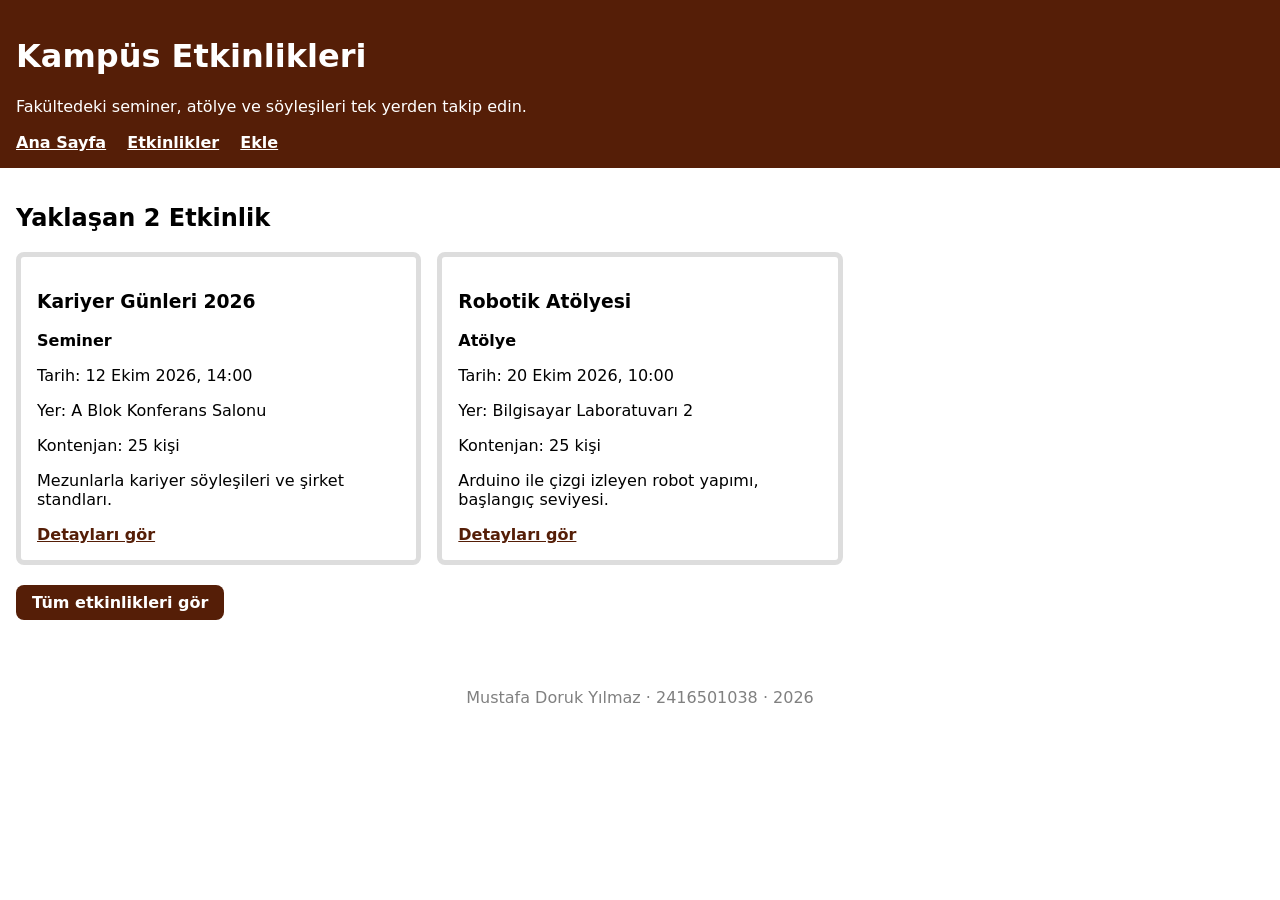
<file: index.html>
<!DOCTYPE html>
<html lang="tr">
<head>
    <meta charset="UTF-8">
    <meta name="viewport" content="width=device-width, initial-scale=1.0">
    <title>Kampüs Etkinlikleri</title>
    <link rel="icon" href="data:,">
    <link rel="stylesheet" href="css/2416501038.css">
    <script type="module" src="js/event-list.js"></script>
</head>
<body>

    <header>
        <h1>Kampüs Etkinlikleri</h1>
        <p>Fakültedeki seminer, atölye ve söyleşileri tek yerden takip edin.</p>
    </header>

    <nav>
        <a href="index.html">Ana Sayfa</a>
        <a href="etkinlikler.html">Etkinlikler</a>
        <a href="etkinlik-ekle.html">Ekle</a>
    </nav>

    <main>

        <h2>Yaklaşan 2 Etkinlik</h2>

        <section id="etkinlik-listesi" class="etkinlikler" data-limit="2"></section>

        <p><a href="etkinlikler.html" class="buton">Tüm etkinlikleri gör</a></p>

    </main>

    <footer>
        <p>Mustafa Doruk Yılmaz · 2416501038 · 2026</p>
    </footer>

</body>
</html>
</file>
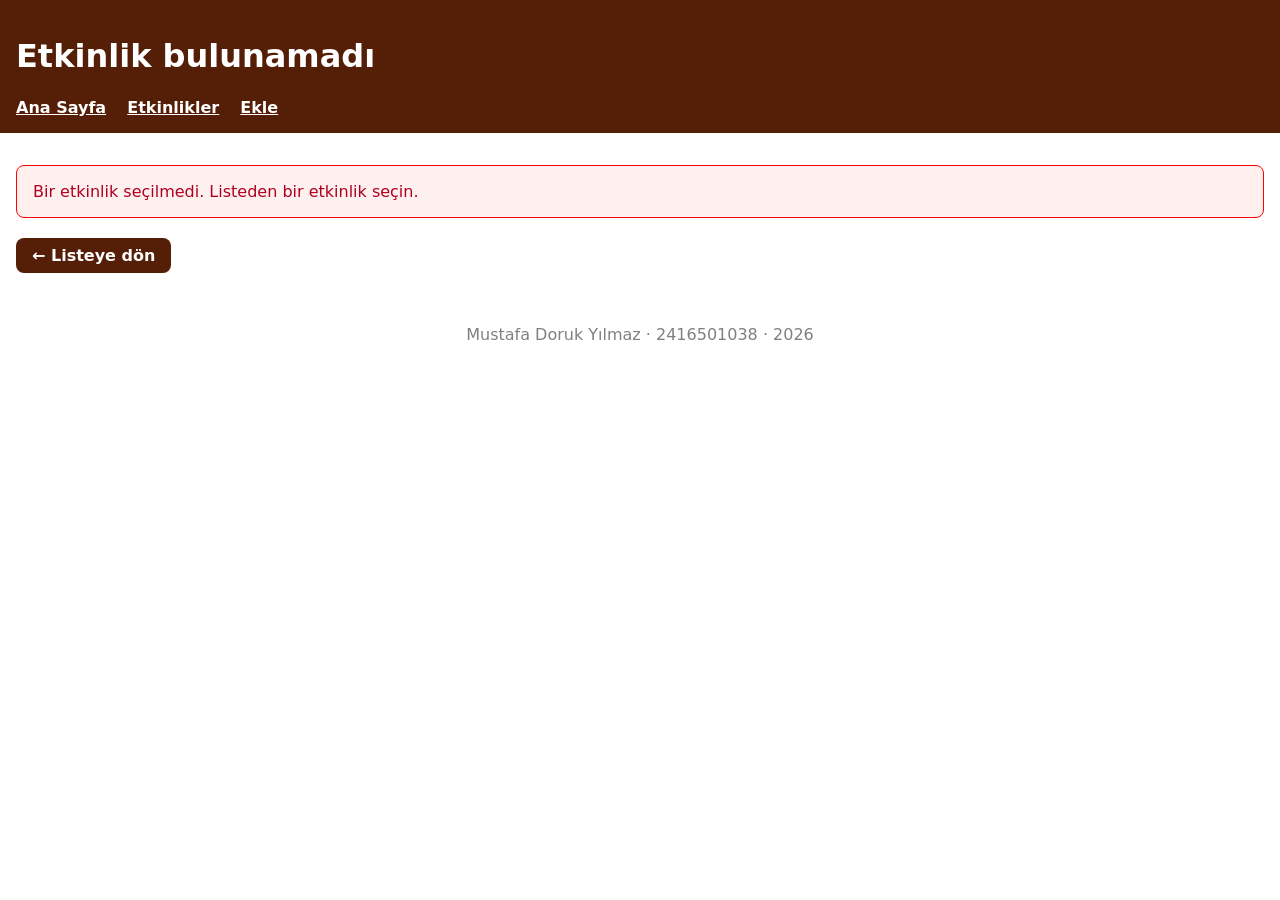
<file: etkinlik-detay.html>
<!DOCTYPE html>
<html lang="tr">
<head>
    <meta charset="UTF-8">
    <meta name="viewport" content="width=device-width, initial-scale=1.0">
    <title>Etkinlik Detayı</title>
    <link rel="icon" href="data:,">
    <link rel="stylesheet" href="css/2416501038.css">
    <script type="module" src="js/event-detail.js"></script>
</head>
<body>

    <header>
        <h1>Etkinlik Detayı</h1>
    </header>

    <nav>
        <a href="index.html">Ana Sayfa</a>
        <a href="etkinlikler.html">Etkinlikler</a>
        <a href="etkinlik-ekle.html">Ekle</a>
    </nav>

    <main>

        <article id="detay"></article>

    </main>

    <footer>
        <p>Mustafa Doruk Yılmaz · 2416501038 · 2026</p>
    </footer>

</body>
</html>
</file>
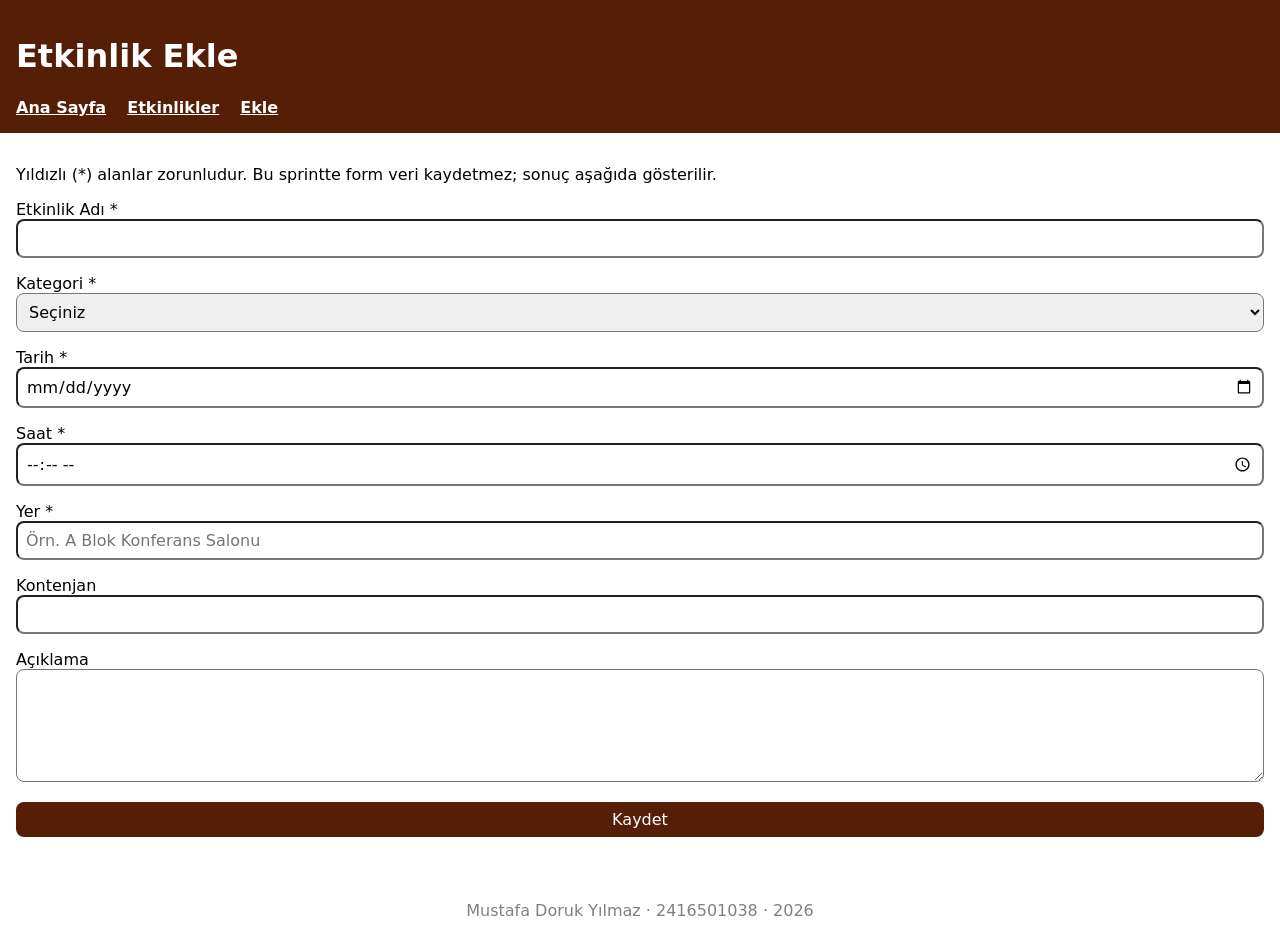
<file: etkinlik-ekle.html>
<!DOCTYPE html>
<html lang="tr">
<head>
    <meta charset="UTF-8">
    <meta name="viewport" content="width=device-width, initial-scale=1.0">
    <title>Etkinlik Ekle</title>
    <link rel="icon" href="data:,">
    <link rel="stylesheet" href="css/2416501038.css">
    <script type="module" src="js/event-form.js"></script>
</head>
<body>

    <header>
        <h1>Etkinlik Ekle</h1>
    </header>

    <nav>
        <a href="index.html">Ana Sayfa</a>
        <a href="etkinlikler.html">Etkinlikler</a>
        <a href="etkinlik-ekle.html">Ekle</a>
    </nav>

    <main>

        <p>Yıldızlı (*) alanlar zorunludur. Bu sprintte form veri kaydetmez; sonuç aşağıda gösterilir.</p>

        <form id="etkinlik-formu" novalidate>

            <p>
                <label for="ad">Etkinlik Adı *</label>
                <input type="text" id="ad" name="ad">
                <span id="ad-hata" class="hata-metni"></span>
            </p>

            <p>
                <label for="kategori">Kategori *</label>
                <select id="kategori" name="kategori">
                    <option value="">Seçiniz</option>
                    <option value="Seminer">Seminer</option>
                    <option value="Atölye">Atölye</option>
                    <option value="Söyleşi">Söyleşi</option>
                    <option value="Spor">Spor</option>
                </select>
                <span id="kategori-hata" class="hata-metni"></span>
            </p>

            <p>
                <label for="tarih">Tarih *</label>
                <input type="date" id="tarih" name="tarih">
                <span id="tarih-hata" class="hata-metni"></span>
            </p>

            <p>
                <label for="saat">Saat *</label>
                <input type="time" id="saat" name="saat">
                <span id="saat-hata" class="hata-metni"></span>
            </p>

            <p>
                <label for="yer">Yer *</label>
                <input type="text" id="yer" name="yer" placeholder="Örn. A Blok Konferans Salonu">
                <span id="yer-hata" class="hata-metni"></span>
            </p>

            <p>
                <label for="kontenjan">Kontenjan</label>
                <input type="number" id="kontenjan" name="kontenjan">
                <span id="kontenjan-hata" class="hata-metni"></span>
            </p>

            <p>
                <label for="aciklama">Açıklama</label>
                <textarea id="aciklama" name="aciklama" rows="5"></textarea>
            </p>

            <p>
                <button type="submit">Kaydet</button>
            </p>

        </form>

        <div id="form-mesaj"></div>

    </main>

    <footer>
        <p>Mustafa Doruk Yılmaz · 2416501038 · 2026</p>
    </footer>

</body>
</html>
</file>
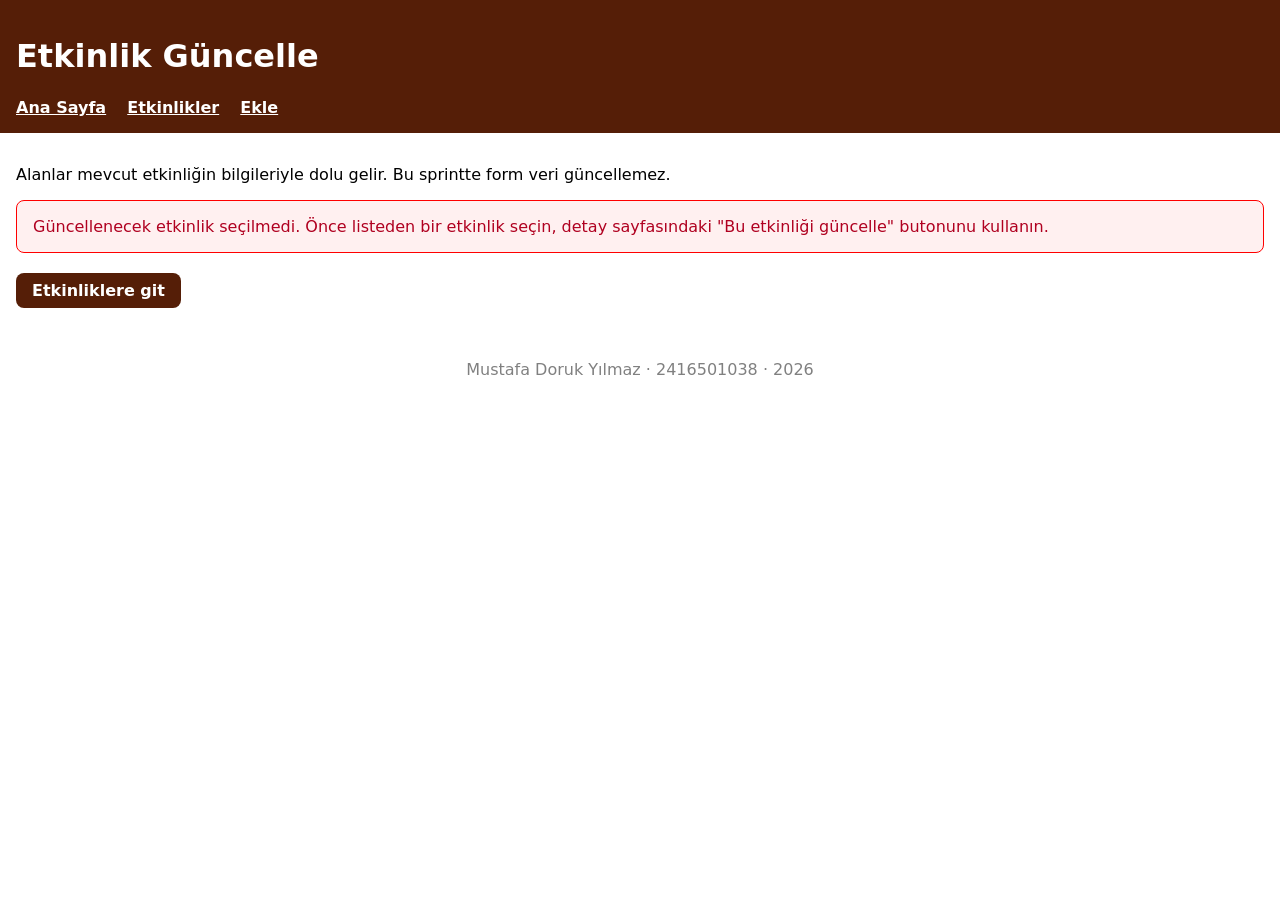
<file: etkinlik-guncelle.html>
<!DOCTYPE html>
<html lang="tr">
<head>
    <meta charset="UTF-8">
    <meta name="viewport" content="width=device-width, initial-scale=1.0">
    <title>Etkinlik Güncelle</title>
    <link rel="icon" href="data:,">
    <link rel="stylesheet" href="css/2416501038.css">
    <script type="module" src="js/event-form.js"></script>
</head>
<body>

    <header>
        <h1>Etkinlik Güncelle</h1>
    </header>

    <nav>
        <a href="index.html">Ana Sayfa</a>
        <a href="etkinlikler.html">Etkinlikler</a>
        <a href="etkinlik-ekle.html">Ekle</a>
    </nav>

    <main>

        <p>Alanlar mevcut etkinliğin bilgileriyle dolu gelir. Bu sprintte form veri güncellemez.</p>

        <form id="etkinlik-formu" data-mode="guncelle" novalidate>

            <p>
                <label for="ad">Etkinlik Adı *</label>
                <input type="text" id="ad" name="ad">
                <span id="ad-hata" class="hata-metni"></span>
            </p>

            <p>
                <label for="kategori">Kategori *</label>
                <select id="kategori" name="kategori">
                    <option value="">Seçiniz</option>
                    <option value="Seminer">Seminer</option>
                    <option value="Atölye">Atölye</option>
                    <option value="Söyleşi">Söyleşi</option>
                    <option value="Spor">Spor</option>
                </select>
                <span id="kategori-hata" class="hata-metni"></span>
            </p>

            <p>
                <label for="tarih">Tarih *</label>
                <input type="date" id="tarih" name="tarih">
                <span id="tarih-hata" class="hata-metni"></span>
            </p>

            <p>
                <label for="saat">Saat *</label>
                <input type="time" id="saat" name="saat">
                <span id="saat-hata" class="hata-metni"></span>
            </p>

            <p>
                <label for="yer">Yer *</label>
                <input type="text" id="yer" name="yer" placeholder="Örn. A Blok Konferans Salonu">
                <span id="yer-hata" class="hata-metni"></span>
            </p>

            <p>
                <label for="kontenjan">Kontenjan</label>
                <input type="number" id="kontenjan" name="kontenjan">
                <span id="kontenjan-hata" class="hata-metni"></span>
            </p>

            <p>
                <label for="aciklama">Açıklama</label>
                <textarea id="aciklama" name="aciklama" rows="5"></textarea>
            </p>

            <p>
                <button type="submit">Güncelle</button>
            </p>

        </form>

        <div id="form-mesaj"></div>

    </main>

    <footer>
        <p>Mustafa Doruk Yılmaz · 2416501038 · 2026</p>
    </footer>

</body>
</html>
</file>
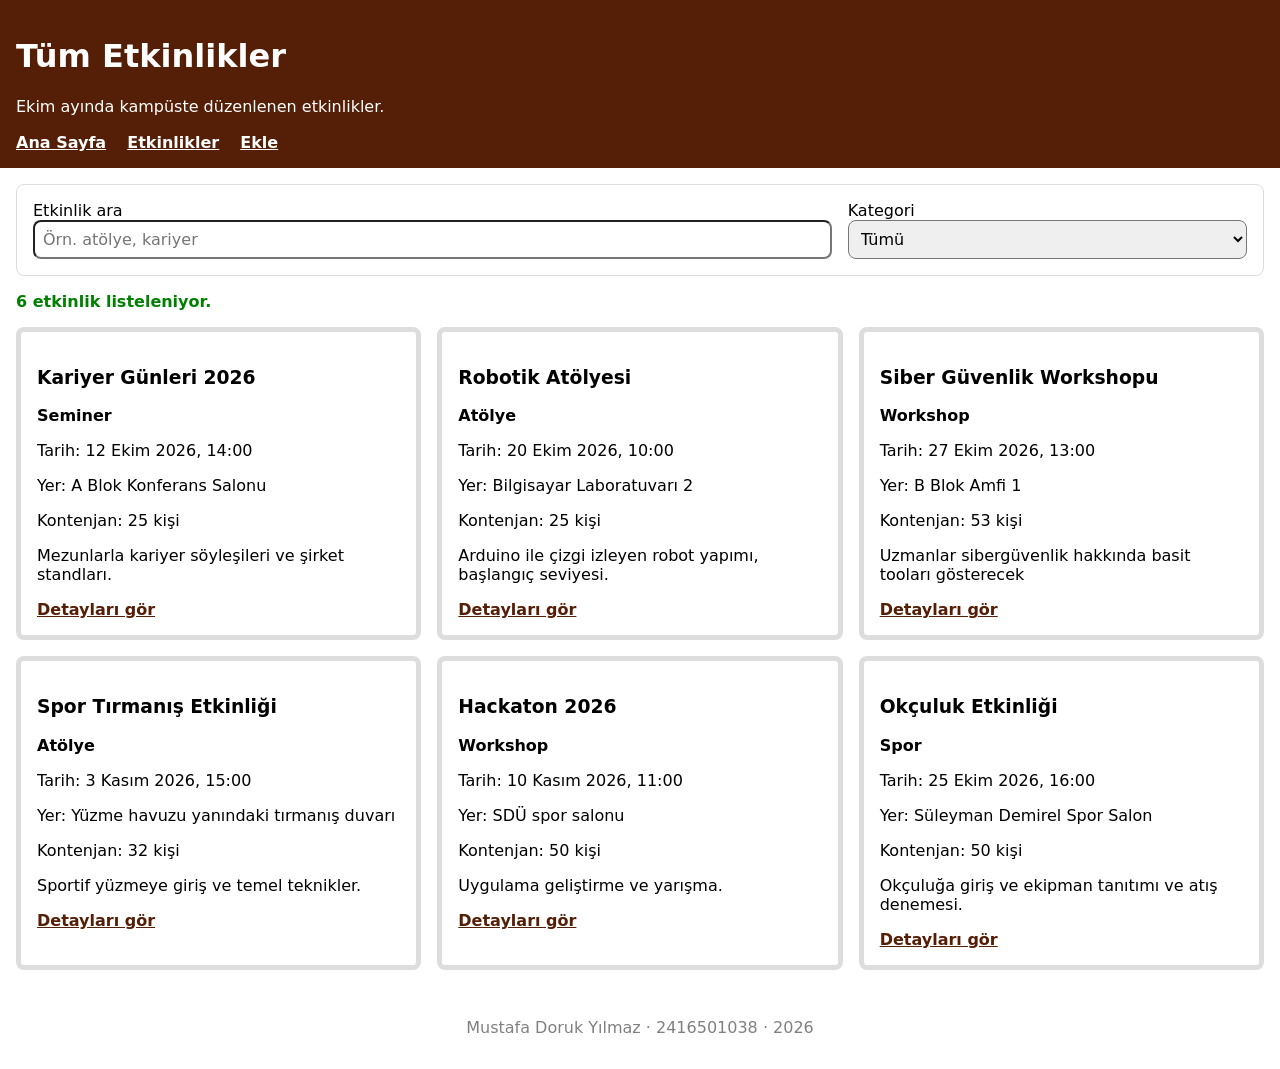
<file: etkinlikler.html>
<!DOCTYPE html>
<html lang="tr">
<head>
    <meta charset="UTF-8">
    <meta name="viewport" content="width=device-width, initial-scale=1.0">
    <title>Tüm Etkinlikler</title>
    <link rel="icon" href="data:,">
    <link rel="stylesheet" href="css/2416501038.css">
    <script type="module" src="js/event-list.js"></script>
</head>
<body>

    <header>
        <h1>Tüm Etkinlikler</h1>
        <p>Ekim ayında kampüste düzenlenen etkinlikler.</p>
    </header>

    <nav>
        <a href="index.html">Ana Sayfa</a>
        <a href="etkinlikler.html">Etkinlikler</a>
        <a href="etkinlik-ekle.html">Ekle</a>
    </nav>

    <main>

        <form id="filtre-formu" class="filtre">
            <div>
                <label for="arama">Etkinlik ara</label>
                <input type="search" id="arama" placeholder="Örn. atölye, kariyer">
            </div>
            <div>
                <label for="kategori-filtre">Kategori</label>
                <select id="kategori-filtre">
                    <option value="">Tümü</option>
                </select>
            </div>
        </form>

        <p id="sonuc"></p>

        <section id="etkinlik-listesi" class="etkinlikler"></section>

    </main>

    <footer>
        <p>Mustafa Doruk Yılmaz · 2416501038 · 2026</p>
    </footer>

</body>
</html>
</file>
<file: css/2416501038.css>
/* Mustafa Doruk Yılmaz — 2416501038 */

:root {
  --no: 2416501038;
  --ton: mod(var(--no), 30);
  --renk-ana: hsl(var(--ton) 85% 18%);
  --renk-zemin: white;
  --font: system-ui;
  --bosluk-m: 1rem;  --kose: 8px;
}
body { font-family: var(--font); margin: 0; background: var(--renk-zemin); }

header, nav {
  background-color: var(--renk-ana);
  color: white;
  padding: 0 var(--bosluk-m);
}

header { padding-top: var(--bosluk-m); }
nav { padding-bottom: var(--bosluk-m); }
nav a { color: white; margin-right: var(--bosluk-m); }

main { padding: var(--bosluk-m); }

img { max-width: 100%; height: auto; }

a { color: var(--renk-ana); font-weight: bold; }

.etkinlikler, .detay {
  display: grid;
  gap: var(--bosluk-m);
}

.etkinlikler article, .detay dl {
  background: white;
  border: 5px solid #ddd;
  border-radius: var(--kose);
  padding: var(--bosluk-m);
}

@media (min-width: 700px) {
  .etkinlikler { grid-template-columns: 1fr 1fr 1fr; }
  .detay { grid-template-columns: 1fr 1fr; }
}

/* Form */
label { display: block; }

input, select, textarea, button {
  font: inherit;
  width: 100%;
  padding: 0.5rem;
  box-sizing: border-box;
  border-radius: var(--kose);
}

button {
  background: var(--renk-ana);
  color: white;
  border: none;
}

/* Sprint 3 */
header { padding-bottom: 1px; } /* h1/p margin'i header dışına taşmasın */
footer { text-align: center; padding: var(--bosluk-m); color: gray; }

.buton {
  display: inline-block;
  background: var(--renk-ana);
  color: white;
  padding: 0.5rem 1rem;
  border-radius: var(--kose);
  text-decoration: none;
  margin: 0.25rem 0;
}

.filtre {
  display: grid;
  gap: var(--bosluk-m);
  border: 1px solid #ddd;
  border-radius: var(--kose);
  padding: var(--bosluk-m);
}

@media (min-width: 700px) {
  .filtre { grid-template-columns: 2fr 1fr; }
}

#sonuc { color: green; font-weight: bold; }

.hata-metni { color: red; font-size: 0.85rem; }

[aria-invalid="true"] {
  border: 2px solid red;
  background: #fff0f0;
}

.hata-kutusu {
  color: #b00020;
  background: #fff0f0;
  border: 1px solid red;
  border-radius: var(--kose);
  padding: var(--bosluk-m);
}

.basari {
  color: green;
  border: 1px solid green;
  border-radius: var(--kose);
  padding: var(--bosluk-m);
}

.basari pre { color: black; white-space: pre-wrap; }
</file>
